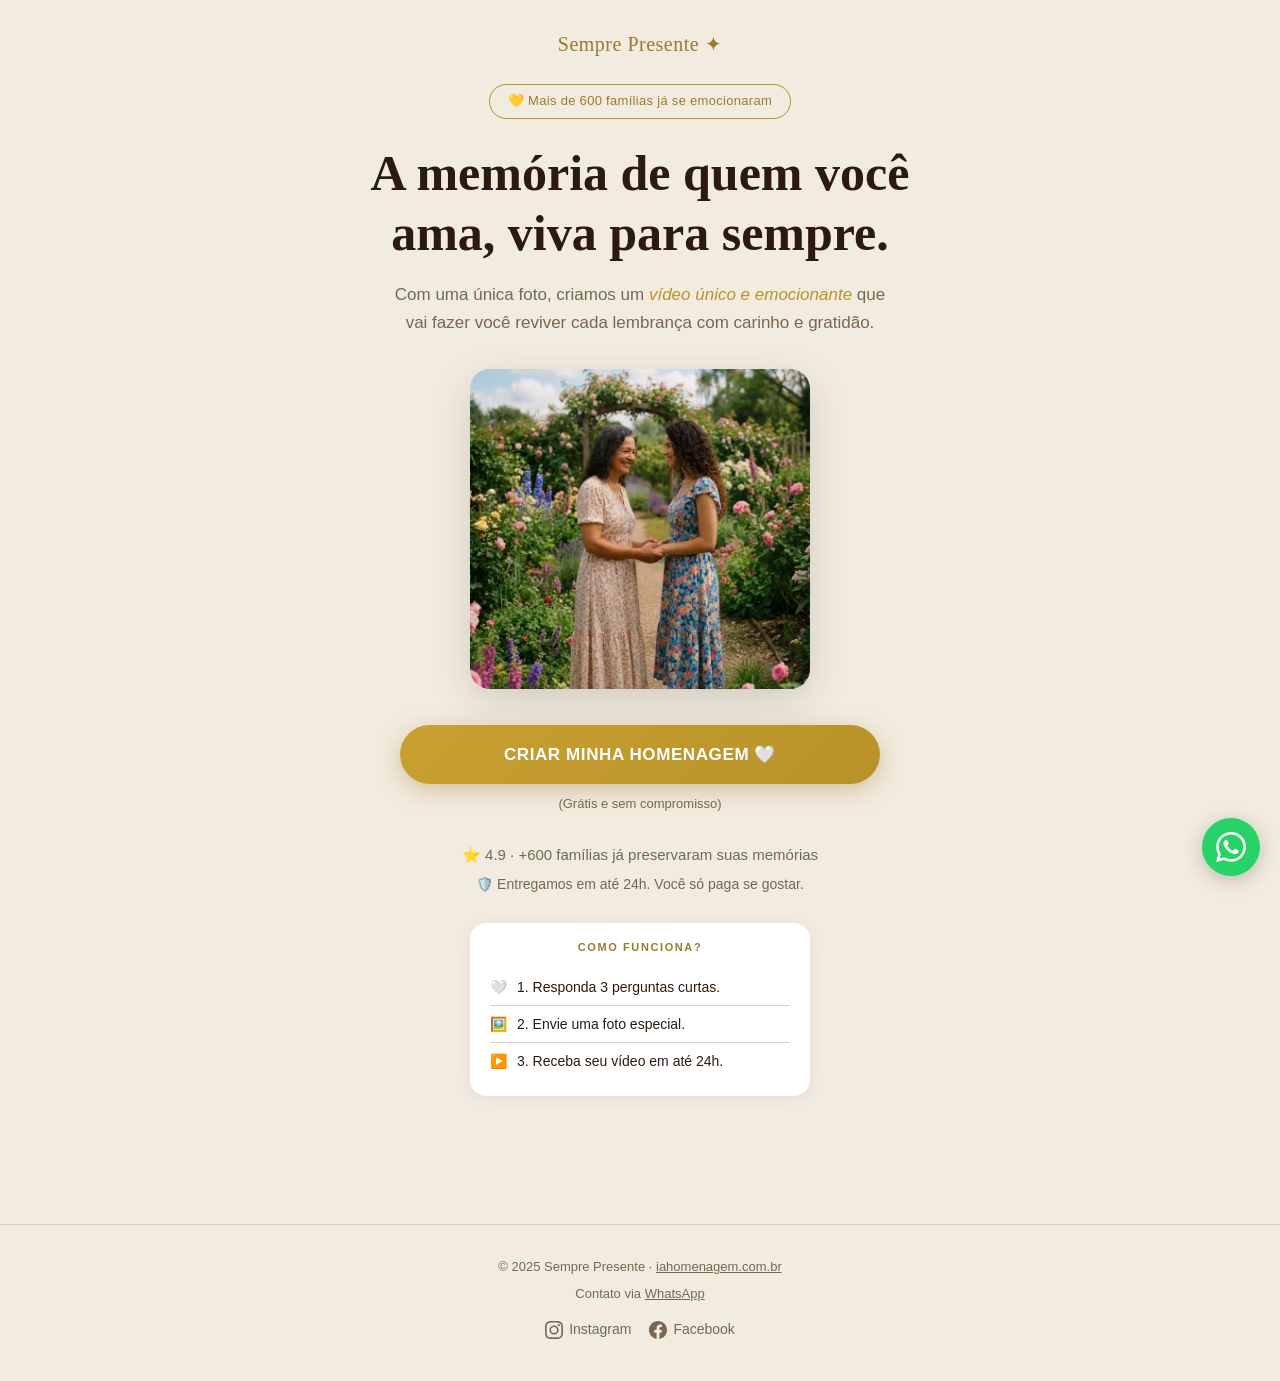
<file: index.html>
<!DOCTYPE html>
<html lang="pt-BR">
<head>
  <meta charset="UTF-8" />
  <meta name="viewport" content="width=device-width, initial-scale=1.0" />
  <title>Sempre Presente · Homenagens em Vídeo com IA</title>
  <meta name="description" content="Transforme a foto de quem você ama em um vídeo emocionante de homenagem. A partir de R$50. Entregamos em até 24h via WhatsApp." />

  <!-- Open Graph -->
  <meta property="og:type" content="website" />
  <meta property="og:url" content="https://iahomenagem.com.br/" />
  <meta property="og:title" content="Sempre Presente · Homenagens em Vídeo" />
  <meta property="og:description" content="Transforme a foto de quem você ama em um vídeo emocionante de homenagem. A partir de R$50." />
  <meta property="og:image" content="https://iahomenagem.com.br/poster-hero.jpg" />
  <meta property="og:locale" content="pt_BR" />
  <link rel="canonical" href="https://iahomenagem.com.br/" />

  <script type="application/ld+json">
  {
    "@context": "https://schema.org",
    "@type": "Service",
    "name": "Sempre Presente — Homenagens em Vídeo",
    "url": "https://iahomenagem.com.br/",
    "description": "Transforme a foto de quem você ama em um vídeo emocionante de homenagem com inteligência artificial.",
    "provider": {
      "@type": "LocalBusiness",
      "name": "Sempre Presente",
      "url": "https://iahomenagem.com.br/",
      "telephone": "+5531973387655",
      "sameAs": [
        "https://www.instagram.com/iahomenagens",
        "https://www.facebook.com/share/1CLXRK8TRx/"
      ]
    },
    "areaServed": { "@type": "Country", "name": "BR" },
    "offers": {
      "@type": "Offer",
      "priceCurrency": "BRL",
      "price": "50",
      "availability": "https://schema.org/InStock"
    },
    "aggregateRating": {
      "@type": "AggregateRating",
      "ratingValue": "4.9",
      "reviewCount": "600"
    }
  }
  </script>

  <!-- Favicon -->
  <link rel="icon" href="data:image/svg+xml,<svg xmlns='http://www.w3.org/2000/svg' viewBox='0 0 100 100'><text y='.9em' font-size='90'>🕊</text></svg>" />

  <!-- Google tag (GA4 + Google Ads) -->
  <script async src="https://www.googletagmanager.com/gtag/js?id=G-Y21HEMS63V"></script>
  <script>
    window.dataLayer = window.dataLayer || [];
    function gtag(){dataLayer.push(arguments);}
    gtag('js', new Date());
    gtag('config', 'G-Y21HEMS63V');
    gtag('config', 'AW-18213792767');
  </script>

  <!-- Microsoft Clarity -->
  <script type="text/javascript">
    (function(c,l,a,r,i,t,y){
      c[a]=c[a]||function(){(c[a].q=c[a].q||[]).push(arguments)};
      t=l.createElement(r);t.async=1;t.src="https://www.clarity.ms/tag/"+i;
      y=l.getElementsByTagName(r)[0];y.parentNode.insertBefore(t,y);
    })(window, document, "clarity", "script", "xlkf55i3kk");
  </script>

  <!-- Meta Pixel -->
  <script>
    !function(f,b,e,v,n,t,s){if(f.fbq)return;n=f.fbq=function(){n.callMethod?
    n.callMethod.apply(n,arguments):n.queue.push(arguments)};
    if(!f._fbq)f._fbq=n;n.push=n;n.loaded=!0;n.version='2.0';
    n.queue=[];t=b.createElement(e);t.async=!0;
    t.src=v;s=b.getElementsByTagName(e)[0];
    s.parentNode.insertBefore(t,s)}(window, document,'script',
    'https://connect.facebook.net/en_US/fbevents.js');
    fbq('init', '987989720803245');
    fbq('track', 'PageView');
  </script>
  <noscript><img height="1" width="1" style="display:none"
    src="https://www.facebook.com/tr?id=987989720803245&ev=PageView&noscript=1"/></noscript>

  <style>
    *, *::before, *::after { box-sizing: border-box; margin: 0; padding: 0; }

    :root {
      --bg:        #f2ece0;
      --bg2:       #ece4d4;
      --gold:      #9b7a2e;
      --gold-mid:  #b8922a;
      --gold-btn:  #c9a030;
      --text:      #2c1a0e;
      --muted:     #7a6650;
      --white:     #ffffff;
      --card:      #ffffff;
      --border:    #ddd0ba;
      --hover:     #faf5ea;
    }

    html { scroll-behavior: smooth; }

    body {
      background: var(--bg);
      color: var(--text);
      font-family: -apple-system, BlinkMacSystemFont, 'Segoe UI', 'Helvetica Neue', Arial, sans-serif;
      line-height: 1.6;
      min-height: 100vh;
    }

    .page {
      max-width: 660px;
      margin: 0 auto;
      padding: 0 20px 80px;
    }

    /* ── LOGO ── */
    .logo {
      text-align: center;
      padding: 28px 0 24px;
      font-family: Georgia, 'Times New Roman', serif;
      font-size: 20px;
      color: var(--gold);
      letter-spacing: 0.5px;
    }

    /* ── LANDING ── */
    #landing { text-align: center; }

    .badge {
      display: inline-block;
      border: 1.5px solid var(--gold-mid);
      color: var(--gold);
      font-size: 13px;
      font-weight: 500;
      padding: 6px 18px;
      border-radius: 20px;
      margin-bottom: 24px;
      letter-spacing: 0.3px;
    }

    .headline {
      font-family: Georgia, 'Times New Roman', serif;
      font-size: clamp(30px, 7vw, 50px);
      line-height: 1.2;
      color: var(--text);
      margin-bottom: 18px;
    }

    .subtitle {
      font-size: 17px;
      color: var(--muted);
      line-height: 1.65;
      max-width: 500px;
      margin: 0 auto 32px;
    }

    .subtitle em {
      font-style: italic;
      color: var(--gold-mid);
    }

    /* Hero image */
    .hero-wrap {
      margin: 0 auto 36px;
      max-width: 340px;
    }

    .hero-wrap img {
      width: 100%;
      height: 320px;
      object-fit: cover;
      border-radius: 20px;
      box-shadow: 0 12px 40px rgba(0,0,0,0.14);
      display: block;
    }

    /* CTA */
    .cta-btn {
      display: block;
      width: 100%;
      max-width: 480px;
      margin: 0 auto;
      background: linear-gradient(135deg, var(--gold-btn), var(--gold-mid));
      color: #fff;
      font-size: 17px;
      font-weight: 700;
      letter-spacing: 0.6px;
      padding: 19px 28px;
      border: none;
      border-radius: 50px;
      cursor: pointer;
      text-transform: uppercase;
      box-shadow: 0 6px 24px rgba(155,122,46,.38);
      transition: transform .15s, box-shadow .15s;
    }

    .cta-btn:active { transform: translateY(1px); }

    @media (hover: hover) {
      .cta-btn:hover { transform: translateY(-2px); box-shadow: 0 10px 32px rgba(155,122,46,.48); animation: none; }
    }

    @keyframes pulse-cta {
      0%   { box-shadow: 0 6px 24px rgba(155,122,46,.38), 0 0 0 0 rgba(184,146,42,.55); }
      60%  { box-shadow: 0 6px 24px rgba(155,122,46,.38), 0 0 0 14px rgba(184,146,42,0); }
      100% { box-shadow: 0 6px 24px rgba(155,122,46,.38), 0 0 0 0 rgba(184,146,42,0); }
    }

    .cta-btn { animation: pulse-cta 2s ease-out infinite; }

    .cta-sub {
      text-align: center;
      color: var(--muted);
      font-size: 13px;
      margin: 10px 0 28px;
    }

    .social-proof {
      font-size: 15px;
      color: var(--muted);
      margin-bottom: 6px;
    }

    .trust {
      font-size: 14px;
      color: var(--muted);
    }

    hr.divider {
      border: none;
      border-top: 1px solid var(--border);
      margin: 40px 0;
    }

    /* ── HOW IT WORKS (compact) ── */
    .how-compact {
      background: var(--card);
      border-radius: 16px;
      padding: 16px 20px;
      box-shadow: 0 2px 16px rgba(0,0,0,.06);
      margin: 28px auto 0;
      max-width: 340px;
    }

    .how-compact-title {
      font-size: 11px;
      font-weight: 700;
      letter-spacing: 1.6px;
      color: var(--gold);
      text-align: center;
      margin-bottom: 12px;
    }

    .how-compact-item {
      display: flex;
      align-items: center;
      gap: 10px;
      font-size: 14px;
      color: var(--text);
      padding: 7px 0;
    }

    .how-compact-item:not(:last-child) {
      border-bottom: 1px solid var(--border);
    }

    /* ── TESTIMONIALS ── */
    .testimonials { margin-top: 40px; }

    .wa-bubble-wrap {
      background: var(--card);
      border-radius: 18px;
      padding: 24px;
      margin-bottom: 14px;
      box-shadow: 0 2px 16px rgba(0,0,0,.06);
    }

    .wa-header {
      display: flex;
      align-items: center;
      gap: 10px;
      margin-bottom: 14px;
      padding-bottom: 12px;
      border-bottom: 1px solid var(--border);
    }

    .wa-avatar {
      width: 42px;
      height: 42px;
      border-radius: 50%;
      overflow: hidden;
      flex-shrink: 0;
      background: var(--bg2);
    }

    .wa-avatar img {
      width: 100%;
      height: 100%;
      object-fit: cover;
      display: block;
    }

    .wa-name { font-size: 14px; font-weight: 600; color: var(--text); }
    .wa-date { font-size: 12px; color: var(--muted); }

    .wa-msg-recv {
      background: #f0f0f0;
      color: #111;
      padding: 9px 13px;
      border-radius: 0 12px 12px 12px;
      font-size: 14px;
      line-height: 1.5;
      max-width: 88%;
      margin-bottom: 6px;
      position: relative;
    }

    .wa-msg-recv::after {
      content: '';
      position: absolute;
      left: -6px;
      top: 0;
      border: 6px solid transparent;
      border-right-color: #f0f0f0;
      border-top-color: #f0f0f0;
    }

    .wa-msg-sent {
      background: #d9fdd3;
      color: #111;
      padding: 9px 13px;
      border-radius: 12px 0 12px 12px;
      font-size: 14px;
      line-height: 1.5;
      max-width: 88%;
      margin-bottom: 6px;
      margin-left: auto;
      position: relative;
    }

    .wa-msg-sent::after {
      content: '';
      position: absolute;
      right: -6px;
      top: 0;
      border: 6px solid transparent;
      border-left-color: #d9fdd3;
      border-top-color: #d9fdd3;
    }

    .wa-time {
      font-size: 10px;
      color: #999;
      text-align: right;
      margin-top: 2px;
    }

    /* ── QUIZ ── */
    #quiz { display: none; }

    .quiz-step { display: none; }
    .quiz-step.active { display: block; }

    .step-label {
      font-size: 12px;
      font-weight: 700;
      letter-spacing: 1.8px;
      color: var(--gold);
      text-transform: uppercase;
      text-align: center;
      margin-bottom: 12px;
    }

    .progress-bar-wrap {
      height: 4px;
      background: var(--border);
      border-radius: 2px;
      margin-bottom: 36px;
      overflow: hidden;
    }

    .progress-bar-fill {
      height: 100%;
      background: var(--gold-mid);
      border-radius: 2px;
      transition: width .4s ease;
    }

    .quiz-headline {
      font-family: Georgia, 'Times New Roman', serif;
      font-size: clamp(26px, 5.5vw, 40px);
      line-height: 1.25;
      text-align: center;
      margin-bottom: 32px;
      color: var(--text);
    }

    /* Options */
    .option-list {
      display: flex;
      flex-direction: column;
      gap: 12px;
    }

    .option {
      display: flex;
      align-items: center;
      gap: 14px;
      background: var(--card);
      border: 1.5px solid var(--border);
      border-radius: 14px;
      padding: 16px 20px;
      cursor: pointer;
      font-size: 16px;
      color: var(--text);
      transition: border-color .15s, background .15s;
      user-select: none;
      -webkit-tap-highlight-color: transparent;
    }

    .option:active, .option:hover { background: var(--hover); border-color: var(--gold-mid); }
    .option.selected { border-color: var(--gold); background: #fdf8ec; }

    .option-radio {
      width: 22px;
      height: 22px;
      border-radius: 50%;
      border: 2px solid var(--border);
      flex-shrink: 0;
      display: flex;
      align-items: center;
      justify-content: center;
      transition: border-color .15s;
    }

    .option.selected .option-radio { border-color: var(--gold); }

    .option-radio::after {
      content: '';
      width: 11px;
      height: 11px;
      border-radius: 50%;
      background: var(--gold);
      opacity: 0;
      transition: opacity .15s;
    }

    .option.selected .option-radio::after { opacity: 1; }

    /* Name input */
    .name-input {
      width: 100%;
      padding: 18px 20px;
      font-size: 17px;
      border: 1.5px solid var(--border);
      border-radius: 14px;
      background: var(--card);
      color: var(--text);
      outline: none;
      transition: border-color .15s;
      margin-bottom: 16px;
      text-align: center;
      font-family: inherit;
    }

    .name-input::placeholder { color: #bba890; }
    .name-input:focus { border-color: var(--gold); }

    .next-btn {
      display: block;
      width: 100%;
      background: linear-gradient(135deg, var(--gold-btn), var(--gold-mid));
      color: #fff;
      font-size: 17px;
      font-weight: 700;
      padding: 18px;
      border: none;
      border-radius: 50px;
      cursor: pointer;
      letter-spacing: 0.4px;
      box-shadow: 0 4px 18px rgba(155,122,46,.32);
      transition: transform .15s, box-shadow .15s;
      font-family: inherit;
    }

    @media (hover: hover) {
      .next-btn:hover { transform: translateY(-2px); box-shadow: 0 8px 26px rgba(155,122,46,.42); }
    }

    .skip-link {
      display: block;
      text-align: center;
      margin-top: 16px;
      color: var(--muted);
      font-size: 14px;
      cursor: pointer;
      text-decoration: underline;
      text-underline-offset: 3px;
    }

    /* Final step / loading */
    #step-final { text-align: center; padding: 48px 0; }

    .spinner {
      width: 56px;
      height: 56px;
      border: 4px solid var(--border);
      border-top-color: var(--gold-mid);
      border-radius: 50%;
      animation: spin .85s linear infinite;
      margin: 0 auto 28px;
    }

    @keyframes spin { to { transform: rotate(360deg); } }

    /* ── FOOTER ── */
    footer {
      text-align: center;
      padding: 32px 20px 40px;
      color: var(--muted);
      font-size: 13px;
      border-top: 1px solid var(--border);
      margin-top: 48px;
    }

    footer a { color: var(--muted); }

    .footer-social {
      display: flex;
      justify-content: center;
      gap: 18px;
      margin-top: 14px;
    }

    .footer-social a {
      display: inline-flex;
      align-items: center;
      gap: 6px;
      color: var(--muted);
      text-decoration: none;
      font-size: 14px;
    }

    .footer-social svg { width: 18px; height: 18px; fill: currentColor; }

    /* ── WA FAB ── */
    .wa-fab {
      position: fixed;
      bottom: 24px;
      right: 20px;
      width: 58px;
      height: 58px;
      background: #25d366;
      border-radius: 50%;
      display: flex;
      align-items: center;
      justify-content: center;
      box-shadow: 0 4px 20px rgba(0,0,0,.22);
      z-index: 200;
      text-decoration: none;
      transition: transform .15s;
    }

    .wa-fab:hover { transform: scale(1.08); }
    .wa-fab svg { width: 30px; height: 30px; fill: #fff; }

    /* Fade-in on scroll */
    .fade-up {
      opacity: 0;
      transform: translateY(20px);
      transition: opacity .5s ease, transform .5s ease;
    }
    .fade-up.visible { opacity: 1; transform: none; }

    @media (prefers-reduced-motion: reduce) {
      .fade-up { opacity: 1; transform: none; transition: none; }
    }
  </style>
</head>
<body>

<div class="page">
  <div class="logo">Sempre Presente ✦</div>

  <!-- ═══ LANDING ═══ -->
  <section id="landing">
    <div class="badge">💛 Mais de 600 famílias já se emocionaram</div>

    <h1 class="headline">A memória de quem você ama, viva para sempre.</h1>

    <p class="subtitle">Com uma única foto, criamos um <em>vídeo único e emocionante</em> que vai fazer você reviver cada lembrança com carinho e gratidão.</p>

    <div class="hero-wrap">
      <img src="poster-hero.jpg" alt="Homenagem em vídeo — pessoa abraçada com amor" loading="eager" />
    </div>

    <button class="cta-btn" onclick="startQuiz()">CRIAR MINHA HOMENAGEM 🤍</button>
    <p class="cta-sub">(Grátis e sem compromisso)</p>

    <p class="social-proof">⭐ 4.9 · +600 famílias já preservaram suas memórias</p>
    <p class="trust">🛡️ Entregamos em até 24h. Você só paga se gostar.</p>

    <div class="how-compact fade-up">
      <p class="how-compact-title">COMO FUNCIONA?</p>
      <div class="how-compact-item"><span>🤍</span> 1. Responda 3 perguntas curtas.</div>
      <div class="how-compact-item"><span>🖼️</span> 2. Envie uma foto especial.</div>
      <div class="how-compact-item"><span>▶️</span> 3. Receba seu vídeo em até 24h.</div>
    </div>

  </section>

  <!-- ═══ QUIZ ═══ -->
  <section id="quiz">

    <!-- Passo 1: Quem homenagear -->
    <div class="quiz-step active" id="step-1">
      <div class="step-label">Passo 1 de 3</div>
      <div class="progress-bar-wrap"><div class="progress-bar-fill" style="width:33%"></div></div>
      <h2 class="quiz-headline">Para quem você quer criar esta homenagem especial?</h2>
      <div class="option-list">
        <div class="option" onclick="selectRelacao(this,'Minha Mãe','sua Mãe')">
          <div class="option-radio"></div> Minha Mãe
        </div>
        <div class="option" onclick="selectRelacao(this,'Meu Pai','seu Pai')">
          <div class="option-radio"></div> Meu Pai
        </div>
        <div class="option" onclick="selectRelacao(this,'Minha Avó','sua Avó')">
          <div class="option-radio"></div> Minha Avó
        </div>
        <div class="option" onclick="selectRelacao(this,'Meu Avô','seu Avô')">
          <div class="option-radio"></div> Meu Avô
        </div>
        <div class="option" onclick="selectRelacao(this,'Meu Esposo(a)','seu Esposo(a)')">
          <div class="option-radio"></div> Meu Esposo(a)
        </div>
        <div class="option" onclick="selectRelacao(this,'Meu Filho(a)','seu Filho(a)')">
          <div class="option-radio"></div> Meu Filho(a)
        </div>
        <div class="option" onclick="selectRelacao(this,'Outro familiar','essa pessoa especial')">
          <div class="option-radio"></div> Outro familiar ou amigo
        </div>
      </div>
    </div>

    <!-- Nome da pessoa -->
    <div class="quiz-step" id="step-nome">
      <div class="step-label">Para personalizar sua homenagem</div>
      <div class="progress-bar-wrap"><div class="progress-bar-fill" style="width:45%"></div></div>
      <h2 class="quiz-headline" id="nome-pergunta">Como você chamava ela?</h2>
      <input type="text" class="name-input" id="nome-input" placeholder="O nome que ficou no coração..." autocomplete="off" />
      <button class="next-btn" onclick="submitNome()">Continuar</button>
      <span class="skip-link" onclick="pularNome()">Prefiro não dizer agora</span>
    </div>

    <!-- Passo 2: Lembrança -->
    <div class="quiz-step" id="step-2">
      <div class="step-label">Passo 2 de 3</div>
      <div class="progress-bar-wrap"><div class="progress-bar-fill" style="width:66%"></div></div>
      <h2 class="quiz-headline" id="step2-titulo">O que você mais sente falta hoje?</h2>
      <div class="option-list">
        <div class="option" onclick="selectMemoria(this,'Do sorriso que iluminava qualquer ambiente')">
          <div class="option-radio"></div> Do sorriso que iluminava qualquer ambiente.
        </div>
        <div class="option" onclick="selectMemoria(this,'Do abraço que fazia tudo ficar bem')">
          <div class="option-radio"></div> Do abraço que fazia tudo ficar bem.
        </div>
        <div class="option" onclick="selectMemoria(this,'Da fé e da força que passava pra gente')">
          <div class="option-radio"></div> Da fé e da força que passava pra gente.
        </div>
        <div class="option" onclick="selectMemoria(this,'Dos ensinamentos que carrego pra sempre')">
          <div class="option-radio"></div> Dos ensinamentos que carrego pra sempre.
        </div>
      </div>
    </div>

    <!-- Passo 3: Destino -->
    <div class="quiz-step" id="step-3">
      <div class="step-label">Passo 3 de 3</div>
      <div class="progress-bar-wrap"><div class="progress-bar-fill" style="width:100%"></div></div>
      <h2 class="quiz-headline">O que esta homenagem significa para você?</h2>
      <div class="option-list">
        <div class="option" onclick="selectDestino(this,'Uma forma de ter ela sempre perto de mim')">
          <div class="option-radio"></div> Uma forma de ter ela sempre perto de mim.
        </div>
        <div class="option" onclick="selectDestino(this,'Um presente para toda a família guardar com carinho')">
          <div class="option-radio"></div> Um presente para toda a família guardar com carinho.
        </div>
        <div class="option" onclick="selectDestino(this,'Uma homenagem especial para uma data importante')">
          <div class="option-radio"></div> Uma homenagem especial para uma data importante.
        </div>
      </div>
    </div>

    <!-- Final: carregando → WhatsApp -->
    <div class="quiz-step" id="step-final">
      <div class="spinner"></div>
      <h2 class="quiz-headline">Preparando a sua homenagem...</h2>
      <p style="color:var(--muted);font-size:15px;text-align:center;">Vamos te conectar com nossa equipe agora mesmo 💙</p>
    </div>

  </section>
</div>

<!-- Footer -->
<footer>
  <p>© 2025 Sempre Presente · <a href="https://iahomenagem.com.br/">iahomenagem.com.br</a></p>
  <p style="margin-top:6px;">Contato via <a href="https://wa.me/5531973387655" target="_blank" rel="noopener noreferrer">WhatsApp</a></p>
  <div class="footer-social">
    <a href="https://www.instagram.com/iahomenagens?igsh=OGd5enMyaTBuajdi&utm_source=qr" target="_blank" rel="noopener noreferrer">
      <svg viewBox="0 0 24 24"><path d="M12 2.163c3.204 0 3.584.012 4.85.07 3.252.148 4.771 1.691 4.919 4.919.058 1.265.069 1.645.069 4.849 0 3.205-.012 3.584-.069 4.849-.149 3.225-1.664 4.771-4.919 4.919-1.266.058-1.644.07-4.85.07-3.204 0-3.584-.012-4.849-.07-3.26-.149-4.771-1.699-4.919-4.92-.058-1.265-.07-1.644-.07-4.849 0-3.204.013-3.583.07-4.849.149-3.227 1.664-4.771 4.919-4.919 1.266-.057 1.645-.069 4.849-.069zM12 0C8.741 0 8.333.014 7.053.072 2.695.272.273 2.69.073 7.052.014 8.333 0 8.741 0 12c0 3.259.014 3.668.072 4.948.2 4.358 2.618 6.78 6.98 6.98C8.333 23.986 8.741 24 12 24c3.259 0 3.668-.014 4.948-.072 4.354-.2 6.782-2.618 6.979-6.98.059-1.28.073-1.689.073-4.948 0-3.259-.014-3.667-.072-4.947-.196-4.354-2.617-6.78-6.979-6.98C15.668.014 15.259 0 12 0zm0 5.838a6.162 6.162 0 100 12.324 6.162 6.162 0 000-12.324zM12 16a4 4 0 110-8 4 4 0 010 8zm6.406-11.845a1.44 1.44 0 100 2.881 1.44 1.44 0 000-2.881z"/></svg>
      Instagram
    </a>
    <a href="https://www.facebook.com/share/1CLXRK8TRx/?mibextid=wwXIfr" target="_blank" rel="noopener noreferrer">
      <svg viewBox="0 0 24 24"><path d="M24 12.073c0-6.627-5.373-12-12-12s-12 5.373-12 12c0 5.99 4.388 10.954 10.125 11.854v-8.385H7.078v-3.47h3.047V9.43c0-3.007 1.792-4.669 4.533-4.669 1.312 0 2.686.235 2.686.235v2.953H15.83c-1.491 0-1.956.925-1.956 1.874v2.25h3.328l-.532 3.47h-2.796v8.385C19.612 23.027 24 18.062 24 12.073z"/></svg>
      Facebook
    </a>
  </div>
</footer>

<!-- WhatsApp FAB (só visível no landing) -->
<a class="wa-fab" id="wa-fab" href="https://wa.me/5531973387655?text=Ol%C3%A1!%20Vim%20pelo%20site%20e%20quero%20saber%20mais%20sobre%20as%20homenagens%20em%20v%C3%ADdeo." target="_blank" rel="noopener noreferrer" aria-label="Falar no WhatsApp">
  <svg viewBox="0 0 24 24"><path d="M17.472 14.382c-.297-.149-1.758-.867-2.03-.967-.273-.099-.471-.148-.67.15-.197.297-.767.966-.94 1.164-.173.199-.347.223-.644.075-.297-.15-1.255-.463-2.39-1.475-.883-.788-1.48-1.761-1.653-2.059-.173-.297-.018-.458.13-.606.134-.133.298-.347.446-.52.149-.174.198-.298.298-.497.099-.198.05-.371-.025-.52-.075-.149-.669-1.612-.916-2.207-.242-.579-.487-.5-.669-.51-.173-.008-.371-.01-.57-.01-.198 0-.52.074-.792.372-.272.297-1.04 1.016-1.04 2.479 0 1.462 1.065 2.875 1.213 3.074.149.198 2.096 3.2 5.077 4.487.709.306 1.262.489 1.694.625.712.227 1.36.195 1.871.118.571-.085 1.758-.719 2.006-1.413.248-.694.248-1.289.173-1.413-.074-.124-.272-.198-.57-.347m-5.421 7.403h-.004a9.87 9.87 0 01-5.031-1.378l-.361-.214-3.741.982.998-3.648-.235-.374a9.86 9.86 0 01-1.51-5.26c.001-5.45 4.436-9.884 9.888-9.884 2.64 0 5.122 1.03 6.988 2.898a9.825 9.825 0 012.893 6.994c-.003 5.45-4.437 9.884-9.885 9.884m8.413-18.297A11.815 11.815 0 0012.05 0C5.495 0 .16 5.335.157 11.892c0 2.096.547 4.142 1.588 5.945L.057 24l6.305-1.654a11.882 11.882 0 005.683 1.448h.005c6.554 0 11.89-5.335 11.893-11.893a11.821 11.821 0 00-3.48-8.413z"/></svg>
</a>

<script>
  // ── State ──
  var quiz = { relacao: '', generoTexto: '', nome: '', memoria: '', destino: '' };

  // ── Start quiz ──
  function startQuiz() {
    document.getElementById('landing').style.display = 'none';
    document.getElementById('quiz').style.display = 'block';
    document.getElementById('wa-fab').style.display = 'none';
    window.scrollTo({ top: 0, behavior: 'smooth' });
    if (typeof gtag === 'function') gtag('event', 'quiz_start', { event_category: 'funil' });
    if (typeof fbq === 'function') fbq('track', 'InitiateCheckout');
  }

  // ── Step helpers ──
  function showStep(id) {
    document.querySelectorAll('.quiz-step').forEach(function(s) { s.classList.remove('active'); });
    document.getElementById(id).classList.add('active');
    window.scrollTo({ top: 0, behavior: 'smooth' });
  }

  // ── Passo 1 ──
  function selectRelacao(el, relacao, generoTexto) {
    el.parentNode.querySelectorAll('.option').forEach(function(o) { o.classList.remove('selected'); });
    el.classList.add('selected');
    quiz.relacao = relacao;
    quiz.generoTexto = generoTexto;
    setTimeout(function() {
      document.getElementById('nome-pergunta').textContent = 'Como você chamava ' + generoTexto + '?';
      showStep('step-nome');
    }, 350);
  }

  // ── Passo nome ──
  function submitNome() {
    quiz.nome = document.getElementById('nome-input').value.trim();
    avancarPasso2();
  }

  function pularNome() {
    quiz.nome = '';
    avancarPasso2();
  }

  function avancarPasso2() {
    var titulo = quiz.nome
      ? 'O que você mais sente falta em ' + quiz.nome + '?'
      : 'O que você mais sente falta hoje?';
    document.getElementById('step2-titulo').textContent = titulo;
    showStep('step-2');
  }

  // ── Passo 2 ──
  function selectMemoria(el, memoria) {
    el.parentNode.querySelectorAll('.option').forEach(function(o) { o.classList.remove('selected'); });
    el.classList.add('selected');
    quiz.memoria = memoria;
    setTimeout(function() { showStep('step-3'); }, 350);
  }

  // ── Passo 3 ──
  function selectDestino(el, destino) {
    el.parentNode.querySelectorAll('.option').forEach(function(o) { o.classList.remove('selected'); });
    el.classList.add('selected');
    quiz.destino = destino;
    setTimeout(function() { finalizar(); }, 350);
  }

  // ── Final ──
  function finalizar() {
    showStep('step-final');

    // Google Ads conversion
    if (typeof gtag === 'function') {
      gtag('event', 'conversion', {
        'send_to': 'AW-18213792767/3tbICMXq_rgcEP_Xge1D',
        'value': 1.0,
        'currency': 'BRL'
      });
    }

    // Meta Lead
    if (typeof fbq === 'function') fbq('track', 'Lead');

    // Montar mensagem personalizada
    var nome = quiz.nome ? ' ' + quiz.nome : '';
    var relacao = quiz.relacao || 'um ente querido';
    var msg = 'Olá! Quero fazer uma homenagem para ' + relacao + nome + '. 💙\n';
    if (quiz.memoria) msg += 'O que mais lembro: ' + quiz.memoria + '.\n';
    msg += 'Pode me ajudar a criar o vídeo?';

    var waUrl = 'https://wa.me/5531973387655?text=' + encodeURIComponent(msg);

    setTimeout(function() {
      window.location.href = waUrl;
    }, 2500);
  }

  // ── Fade on scroll ──
  var observer = new IntersectionObserver(function(entries) {
    entries.forEach(function(e) { if (e.isIntersecting) e.target.classList.add('visible'); });
  }, { threshold: 0.1 });

  document.querySelectorAll('.fade-up').forEach(function(el) { observer.observe(el); });
</script>
</body>
</html>
</file>
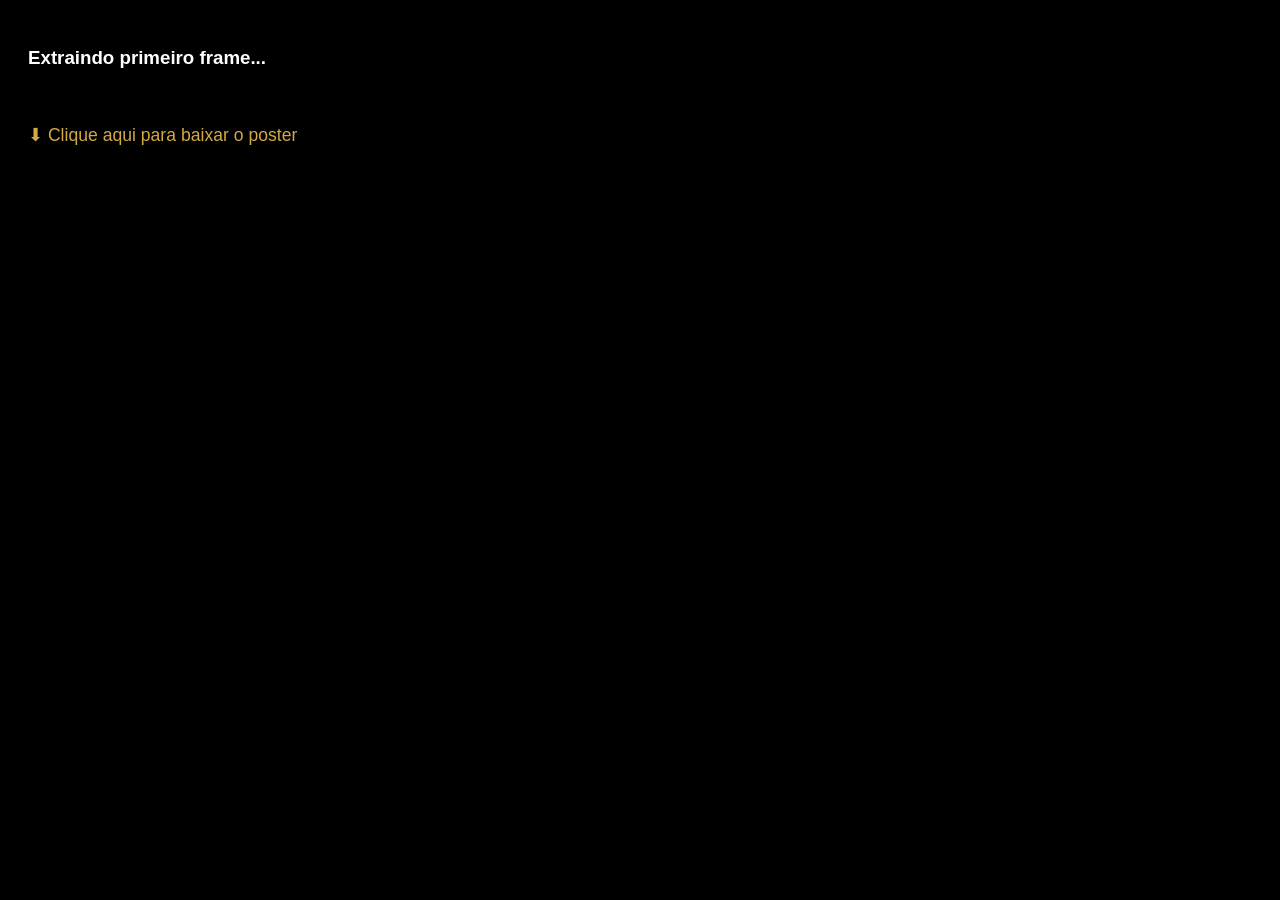
<file: extract-frame.html>
<!DOCTYPE html>
<html>
<body style="background:#000;color:#fff;font-family:sans-serif;padding:20px">
<h3>Extraindo primeiro frame...</h3>
<canvas id="c" style="display:none"></canvas>
<img id="preview" style="max-width:300px;border-radius:8px;margin-top:16px">
<br><br>
<a id="dl" style="color:#d4a843;font-size:1.1rem">⬇ Clique aqui para baixar o poster</a>
<script>
const video = document.createElement('video');
video.src = 'video-simples.mp4';
video.muted = true;
video.crossOrigin = 'anonymous';
video.preload = 'auto';

video.addEventListener('loadeddata', () => {
  video.currentTime = 0.01;
});

video.addEventListener('seeked', () => {
  const canvas = document.getElementById('c');
  canvas.width = video.videoWidth;
  canvas.height = video.videoHeight;
  const ctx = canvas.getContext('2d');
  ctx.drawImage(video, 0, 0);
  const dataUrl = canvas.toDataURL('image/jpeg', 0.92);
  document.getElementById('preview').src = dataUrl;
  const a = document.getElementById('dl');
  a.href = dataUrl;
  a.download = 'poster-simples.jpg';
  a.textContent = '⬇ Clique aqui para baixar o poster';
  document.querySelector('h3').textContent = '✅ Pronto! Baixe a imagem abaixo:';
});

video.load();
</script>
</body>
</html>
</file>
